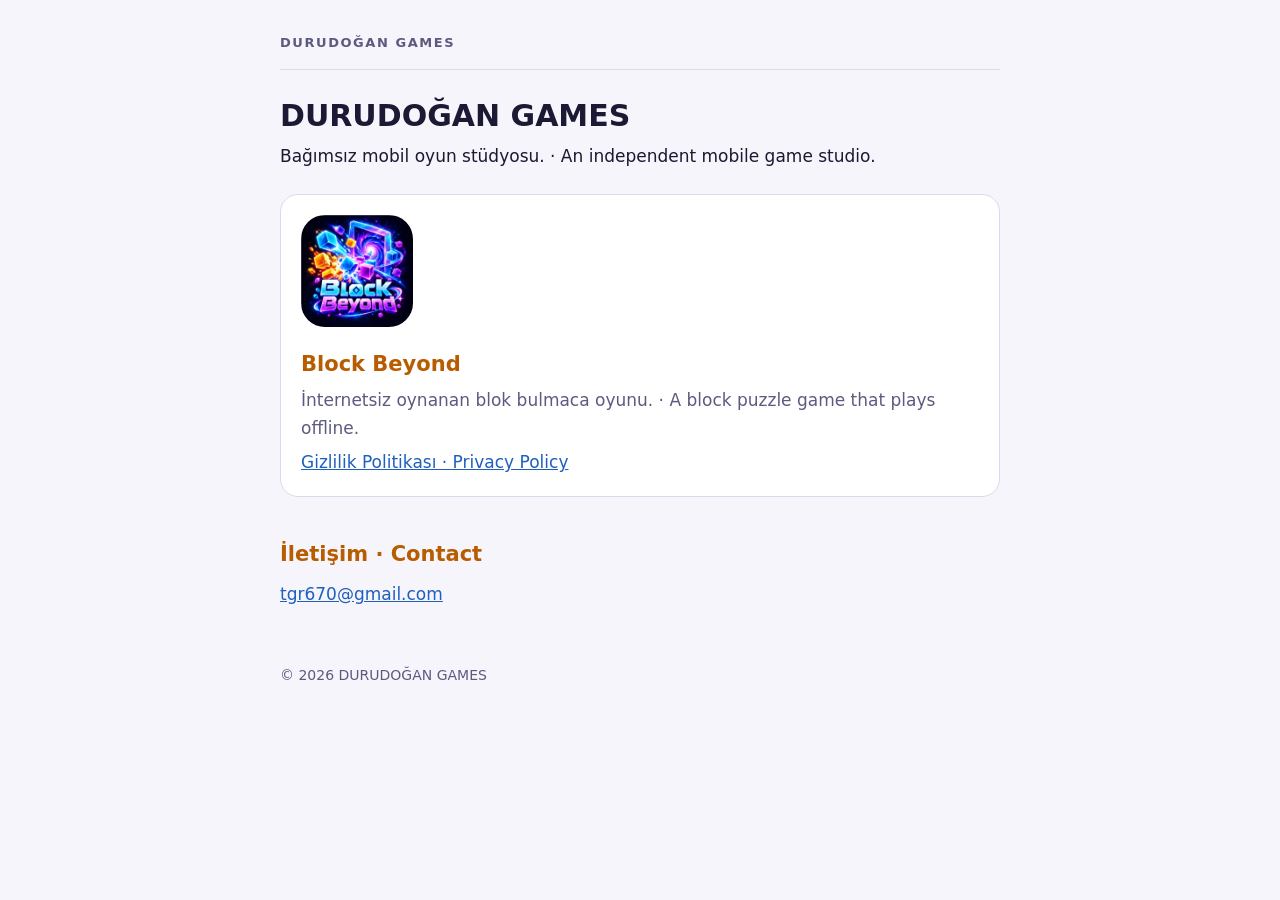
<file: index.html>
<!doctype html>
<html lang="tr">
<head>
<meta charset="utf-8">
<meta name="viewport" content="width=device-width, initial-scale=1">
<title>DURUDOĞAN GAMES</title>
<meta name="description" content="DURUDOĞAN GAMES: Block Beyond oyununun yapımcısı. Maker of the puzzle game Block Beyond.">
<link rel="stylesheet" href="style.css">
</head>
<body>
<main>

<header class="top">
    <a class="studio" href="./">DURUDOĞAN GAMES</a>
</header>

<h1>DURUDOĞAN GAMES</h1>

<p>Bağımsız mobil oyun stüdyosu. · An independent mobile game studio.</p>

<div class="game">
    <img src="blockbeyond/icon.png" alt="Block Beyond" width="112" height="112">
    <div>
        <h2>Block Beyond</h2>
        <p>İnternetsiz oynanan blok bulmaca oyunu. · A block puzzle game that plays offline.</p>
        <a href="blockbeyond/privacy.html">Gizlilik Politikası · Privacy Policy</a>
    </div>
</div>

<h2>İletişim · Contact</h2>

<p><a href="mailto:tgr670@gmail.com">tgr670@gmail.com</a></p>

<footer>© 2026 DURUDOĞAN GAMES</footer>

</main>
</body>
</html>
</file>
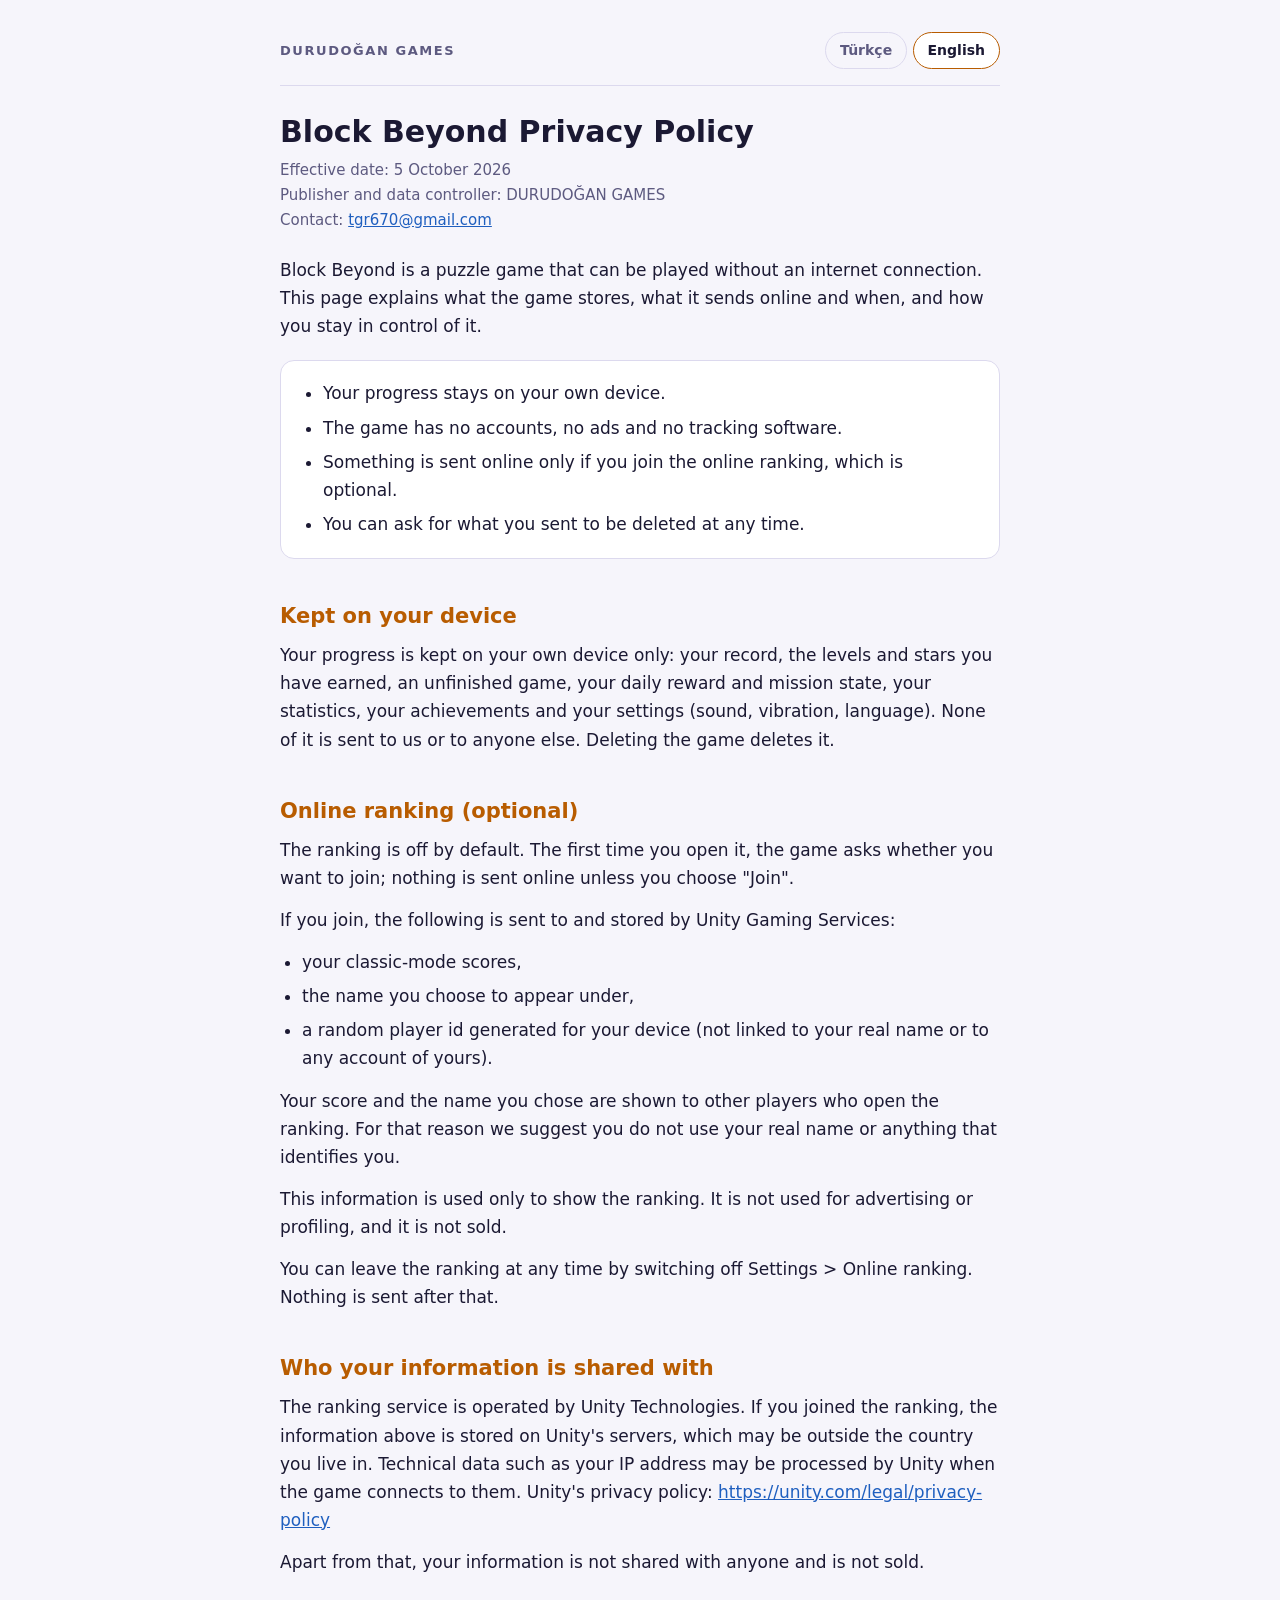
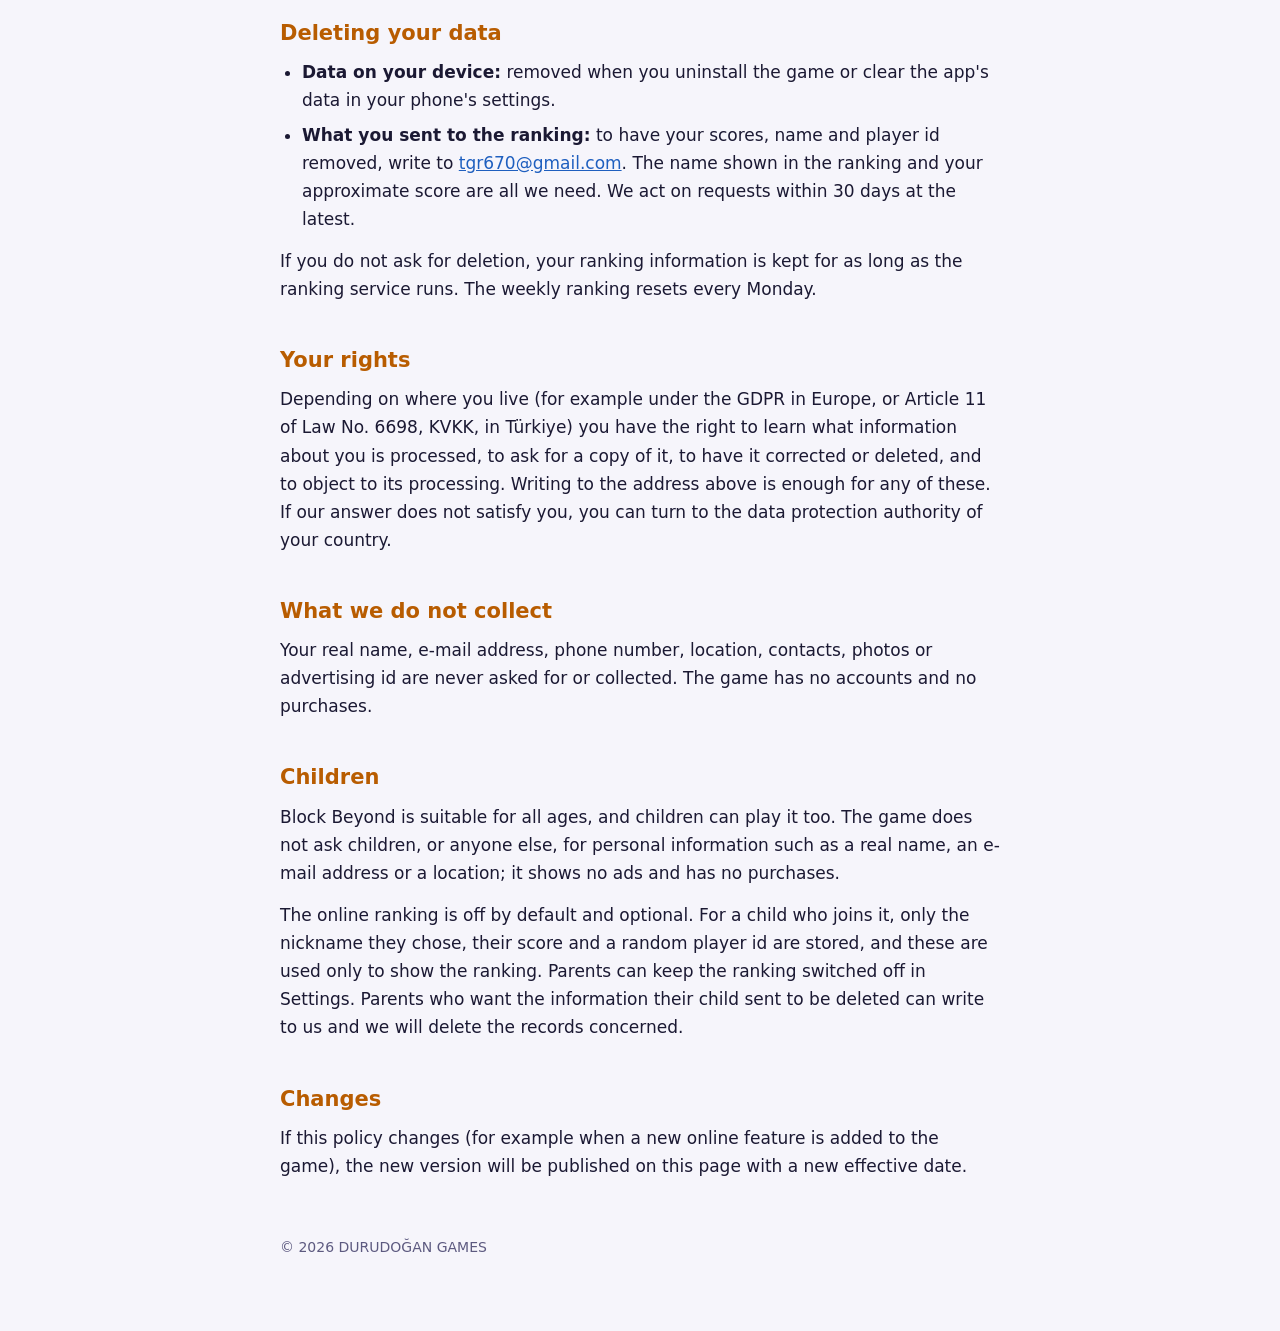
<file: blockbeyond/privacy.html>
<!doctype html>
<html lang="tr">
<head>
<meta charset="utf-8">
<meta name="viewport" content="width=device-width, initial-scale=1">
<title>Block Beyond · Gizlilik Politikası / Privacy Policy</title>
<meta name="description" content="Block Beyond oyununun gizlilik politikası. Privacy policy of the game Block Beyond.">
<link rel="stylesheet" href="../style.css">
</head>
<body>
<main>

<header class="top">
    <a class="studio" href="../">DURUDOĞAN GAMES</a>
    <div class="languages" hidden>
        <button type="button" data-show="tr">Türkçe</button>
        <button type="button" data-show="en">English</button>
    </div>
</header>

<section id="tr" lang="tr">

<h1>Block Beyond Gizlilik Politikası</h1>

<p class="facts">
    Yürürlük tarihi: 5 Ekim 2026<br>
    Yayıncı ve veri sorumlusu: DURUDOĞAN GAMES<br>
    İletişim: <a href="mailto:tgr670@gmail.com">tgr670@gmail.com</a>
</p>

<p>Block Beyond, internet bağlantısı olmadan oynanabilen bir bulmaca oyunudur. Bu sayfa oyunun hangi bilgileri sakladığını, hangilerini ne zaman internete gönderdiğini ve bunları nasıl kontrol edebileceğini anlatır.</p>

<div class="summary">
    <ul>
        <li>İlerlemen yalnızca kendi cihazında durur.</li>
        <li>Oyunda hesap, reklam ve izleme yazılımı yoktur.</li>
        <li>İnternete yalnızca çevrimiçi sıralamaya katılırsan bir şey gönderilir; katılmak isteğe bağlıdır.</li>
        <li>Gönderdiklerinin silinmesini istediğin zaman isteyebilirsin.</li>
    </ul>
</div>

<h2>Cihazında saklananlar</h2>

<p>Oyun ilerlemen yalnızca kendi cihazında tutulur: rekorun, geçtiğin seviyeler ve yıldızların, yarım kalan oyunun, günlük ödül ve görev durumun, istatistiklerin, başarımların ve ayarların (ses, titreşim, dil). Bu bilgiler bize ya da başka birine gönderilmez. Oyunu silersen onlar da silinir.</p>

<h2>Çevrimiçi sıralama (isteğe bağlı)</h2>

<p>Sıralama kapalı gelir. Oyun, sıralamayı ilk açtığında katılmak isteyip istemediğini sorar; "Katıl" demediğin sürece internete hiçbir şey gönderilmez.</p>

<p>Katılırsan şunlar Unity Gaming Services sunucularına gönderilir ve orada saklanır:</p>

<ul>
    <li>klasik moddaki puanların,</li>
    <li>sıralamada görünmesi için seçtiğin isim,</li>
    <li>cihazın için rastgele üretilen bir oyuncu kimliği (gerçek adınla ya da bir hesabınla ilişkili değildir).</li>
</ul>

<p>Puanın ve seçtiğin isim, sıralamayı açan diğer oyunculara gösterilir. Bu yüzden isim olarak gerçek adını ya da seni tanıtacak bir bilgiyi yazmamanı öneririz.</p>

<p>Bu bilgiler yalnızca sıralamayı gösterebilmek için kullanılır. Reklam, profil çıkarma ya da satış için kullanılmaz.</p>

<p>Sıralamadan istediğin zaman Ayarlar &gt; Çevrimiçi sıralama anahtarını kapatarak çıkabilirsin. Kapattıktan sonra hiçbir şey gönderilmez.</p>

<h2>Bilgilerin kimlerle paylaşılır</h2>

<p>Sıralama servisini Unity Technologies işletir. Sıralamaya katıldıysan yukarıdaki bilgiler Unity'nin sunucularında saklanır; bu sunucular yaşadığın ülkenin dışında olabilir. Oyun bu sunuculara bağlanırken IP adresin gibi teknik bilgiler Unity tarafından işlenebilir. Unity'nin gizlilik politikası: <a href="https://unity.com/legal/privacy-policy">https://unity.com/legal/privacy-policy</a></p>

<p>Bunun dışında bilgilerin kimseyle paylaşılmaz ve satılmaz.</p>

<h2 id="silme">Verilerini silme</h2>

<ul>
    <li><strong>Cihazındaki veriler:</strong> oyunu kaldırdığında ya da telefonun ayarlarından uygulama verilerini temizlediğinde silinir.</li>
    <li><strong>Sıralamaya gönderdiklerin:</strong> puanlarının, isminin ve oyuncu kimliğinin silinmesi için <a href="mailto:tgr670@gmail.com">tgr670@gmail.com</a> adresine yaz. Sıralamada görünen ismini ve yaklaşık puanını belirtmen yeterlidir. İsteğini en geç 30 gün içinde yerine getiririz.</li>
</ul>

<p>Silme isteğinde bulunmazsan sıralamadaki bilgilerin, sıralama hizmeti sürdüğü sürece saklanır. Haftalık sıralama her pazartesi sıfırlanır.</p>

<h2>Hakların</h2>

<p>Yaşadığın yere göre (örneğin Türkiye'de 6698 sayılı KVKK'nın 11. maddesi, Avrupa'da GDPR uyarınca) hakkında hangi bilgilerin işlendiğini öğrenme, bunların bir kopyasını isteme, düzeltilmesini ya da silinmesini isteme ve işlenmesine itiraz etme hakların vardır. Bunların herhangi biri için yukarıdaki adrese yazman yeterlidir. Cevabımızdan memnun kalmazsan ülkendeki veri koruma kurumuna (Türkiye'de Kişisel Verileri Koruma Kurulu) başvurabilirsin.</p>

<h2>Toplamadıklarımız</h2>

<p>Gerçek adın, e-posta adresin, telefon numaran, konumun, rehberin, fotoğrafların ya da reklam kimliğin istenmez ve toplanmaz. Oyunda hesap açılmaz, satın alma yoktur.</p>

<h2>Çocuklar</h2>

<p>Block Beyond her yaşa uygundur; çocuklar da oynayabilir. Oyun çocuklardan da, başka kimseden de gerçek ad, e-posta ya da konum gibi kişisel bilgi istemez; reklam göstermez ve satın alma içermez.</p>

<p>Çevrimiçi sıralama kapalı gelir ve isteğe bağlıdır. Sıralamaya katılan bir çocuk için yalnızca seçtiği takma isim, puanı ve rastgele bir oyuncu kimliği saklanır; bunlar yalnızca sıralamayı göstermek için kullanılır. Ebeveynler sıralamayı Ayarlar'dan kapalı tutabilir. Çocuğunun gönderdiği bilgilerin silinmesini isteyen ebeveynler bize yazabilir; ilgili kayıtları sileriz.</p>

<h2>Değişiklikler</h2>

<p>Bu politika değişirse (örneğin oyuna yeni bir çevrimiçi özellik eklenirse) yeni hâli bu sayfada yayımlanır ve yürürlük tarihi güncellenir.</p>

</section>

<section id="en" lang="en">

<h1>Block Beyond Privacy Policy</h1>

<p class="facts">
    Effective date: 5 October 2026<br>
    Publisher and data controller: DURUDOĞAN GAMES<br>
    Contact: <a href="mailto:tgr670@gmail.com">tgr670@gmail.com</a>
</p>

<p>Block Beyond is a puzzle game that can be played without an internet connection. This page explains what the game stores, what it sends online and when, and how you stay in control of it.</p>

<div class="summary">
    <ul>
        <li>Your progress stays on your own device.</li>
        <li>The game has no accounts, no ads and no tracking software.</li>
        <li>Something is sent online only if you join the online ranking, which is optional.</li>
        <li>You can ask for what you sent to be deleted at any time.</li>
    </ul>
</div>

<h2>Kept on your device</h2>

<p>Your progress is kept on your own device only: your record, the levels and stars you have earned, an unfinished game, your daily reward and mission state, your statistics, your achievements and your settings (sound, vibration, language). None of it is sent to us or to anyone else. Deleting the game deletes it.</p>

<h2>Online ranking (optional)</h2>

<p>The ranking is off by default. The first time you open it, the game asks whether you want to join; nothing is sent online unless you choose "Join".</p>

<p>If you join, the following is sent to and stored by Unity Gaming Services:</p>

<ul>
    <li>your classic-mode scores,</li>
    <li>the name you choose to appear under,</li>
    <li>a random player id generated for your device (not linked to your real name or to any account of yours).</li>
</ul>

<p>Your score and the name you chose are shown to other players who open the ranking. For that reason we suggest you do not use your real name or anything that identifies you.</p>

<p>This information is used only to show the ranking. It is not used for advertising or profiling, and it is not sold.</p>

<p>You can leave the ranking at any time by switching off Settings &gt; Online ranking. Nothing is sent after that.</p>

<h2>Who your information is shared with</h2>

<p>The ranking service is operated by Unity Technologies. If you joined the ranking, the information above is stored on Unity's servers, which may be outside the country you live in. Technical data such as your IP address may be processed by Unity when the game connects to them. Unity's privacy policy: <a href="https://unity.com/legal/privacy-policy">https://unity.com/legal/privacy-policy</a></p>

<p>Apart from that, your information is not shared with anyone and is not sold.</p>

<h2 id="deletion">Deleting your data</h2>

<ul>
    <li><strong>Data on your device:</strong> removed when you uninstall the game or clear the app's data in your phone's settings.</li>
    <li><strong>What you sent to the ranking:</strong> to have your scores, name and player id removed, write to <a href="mailto:tgr670@gmail.com">tgr670@gmail.com</a>. The name shown in the ranking and your approximate score are all we need. We act on requests within 30 days at the latest.</li>
</ul>

<p>If you do not ask for deletion, your ranking information is kept for as long as the ranking service runs. The weekly ranking resets every Monday.</p>

<h2>Your rights</h2>

<p>Depending on where you live (for example under the GDPR in Europe, or Article 11 of Law No. 6698, KVKK, in Türkiye) you have the right to learn what information about you is processed, to ask for a copy of it, to have it corrected or deleted, and to object to its processing. Writing to the address above is enough for any of these. If our answer does not satisfy you, you can turn to the data protection authority of your country.</p>

<h2>What we do not collect</h2>

<p>Your real name, e-mail address, phone number, location, contacts, photos or advertising id are never asked for or collected. The game has no accounts and no purchases.</p>

<h2>Children</h2>

<p>Block Beyond is suitable for all ages, and children can play it too. The game does not ask children, or anyone else, for personal information such as a real name, an e-mail address or a location; it shows no ads and has no purchases.</p>

<p>The online ranking is off by default and optional. For a child who joins it, only the nickname they chose, their score and a random player id are stored, and these are used only to show the ranking. Parents can keep the ranking switched off in Settings. Parents who want the information their child sent to be deleted can write to us and we will delete the records concerned.</p>

<h2>Changes</h2>

<p>If this policy changes (for example when a new online feature is added to the game), the new version will be published on this page with a new effective date.</p>

</section>

<footer>© 2026 DURUDOĞAN GAMES</footer>

</main>

<script>
// One language at a time. Without this script both are shown, Turkish first.
(function () {
    var sections = { tr: document.getElementById('tr'), en: document.getElementById('en') };
    var bar = document.querySelector('.languages');
    var buttons = bar.querySelectorAll('button');

    function show(language) {
        for (var key in sections)
            sections[key].hidden = key !== language;

        for (var i = 0; i < buttons.length; i++)
            buttons[i].setAttribute('aria-pressed', buttons[i].dataset.show === language ? 'true' : 'false');

        document.documentElement.lang = language;
    }

    // A link to a heading (#silme, #deletion) decides the language; otherwise the browser's does.
    var target = location.hash ? document.getElementById(location.hash.slice(1)) : null;
    var language = (navigator.language || 'tr').toLowerCase().indexOf('tr') === 0 ? 'tr' : 'en';

    if (target) {
        var owner = target.closest('section');

        if (owner)
            language = owner.id;
    }

    bar.hidden = false;

    for (var i = 0; i < buttons.length; i++) {
        buttons[i].addEventListener('click', function () { show(this.dataset.show); });
    }

    show(language);

    if (target)
        target.scrollIntoView();
})();
</script>

</body>
</html>
</file>
<file: style.css>
:root {
    --ground: #0b0a1c;
    --panel: #15132e;
    --line: #2b2852;
    --text: #e9e8f6;
    --muted: #a5a2c8;
    --accent: #ffb347;
    --link: #8fd3ff;
}

@media (prefers-color-scheme: light) {
    :root {
        --ground: #f6f5fb;
        --panel: #ffffff;
        --line: #dcd9ee;
        --text: #1b1933;
        --muted: #5d5a80;
        --accent: #b85c00;
        --link: #1f5fbf;
    }
}

* { box-sizing: border-box; }

body {
    margin: 0;
    background: var(--ground);
    color: var(--text);
    font: 17px/1.65 system-ui, -apple-system, "Segoe UI", Roboto, sans-serif;
}

main {
    max-width: 760px;
    margin: 0 auto;
    padding: 32px 20px 72px;
}

header.top {
    display: flex;
    flex-wrap: wrap;
    align-items: center;
    justify-content: space-between;
    gap: 12px;
    margin-bottom: 28px;
    padding-bottom: 16px;
    border-bottom: 1px solid var(--line);
}

header.top a.studio {
    color: var(--muted);
    font-weight: 700;
    letter-spacing: .12em;
    font-size: 13px;
    text-decoration: none;
}

.languages button {
    font: inherit;
    font-size: 14px;
    font-weight: 600;
    padding: 6px 14px;
    border: 1px solid var(--line);
    border-radius: 999px;
    background: transparent;
    color: var(--muted);
    cursor: pointer;
}

.languages button[aria-pressed="true"] {
    background: var(--panel);
    color: var(--text);
    border-color: var(--accent);
}

h1 { font-size: 30px; line-height: 1.2; margin: 0 0 8px; }
h2 { font-size: 21px; margin: 40px 0 8px; color: var(--accent); }

p, ul { margin: 0 0 14px; }
ul { padding-left: 22px; }
li { margin-bottom: 6px; }

a { color: var(--link); overflow-wrap: anywhere; }

.facts {
    color: var(--muted);
    font-size: 15px;
    margin-bottom: 24px;
}

.summary {
    background: var(--panel);
    border: 1px solid var(--line);
    border-radius: 14px;
    padding: 18px 20px 6px;
    margin: 20px 0 8px;
}

/* Both languages are in the page; the script shows one. Without script,
   both stay visible, one after the other. */
section[hidden] { display: none; }

section + section {
    margin-top: 72px;
    padding-top: 40px;
    border-top: 1px solid var(--line);
}

section[hidden] + section,
section + section[hidden] {
    margin-top: 0;
    padding-top: 0;
    border-top: 0;
}

.game {
    display: flex;
    flex-wrap: wrap;
    align-items: center;
    gap: 20px;
    background: var(--panel);
    border: 1px solid var(--line);
    border-radius: 18px;
    padding: 20px;
    margin: 24px 0;
}

.game img {
    width: 112px;
    height: 112px;
    border-radius: 24px;
}

.game h2 { margin: 0 0 4px; }
.game p { margin: 0 0 6px; color: var(--muted); }

footer {
    margin-top: 56px;
    color: var(--muted);
    font-size: 14px;
}
</file>
